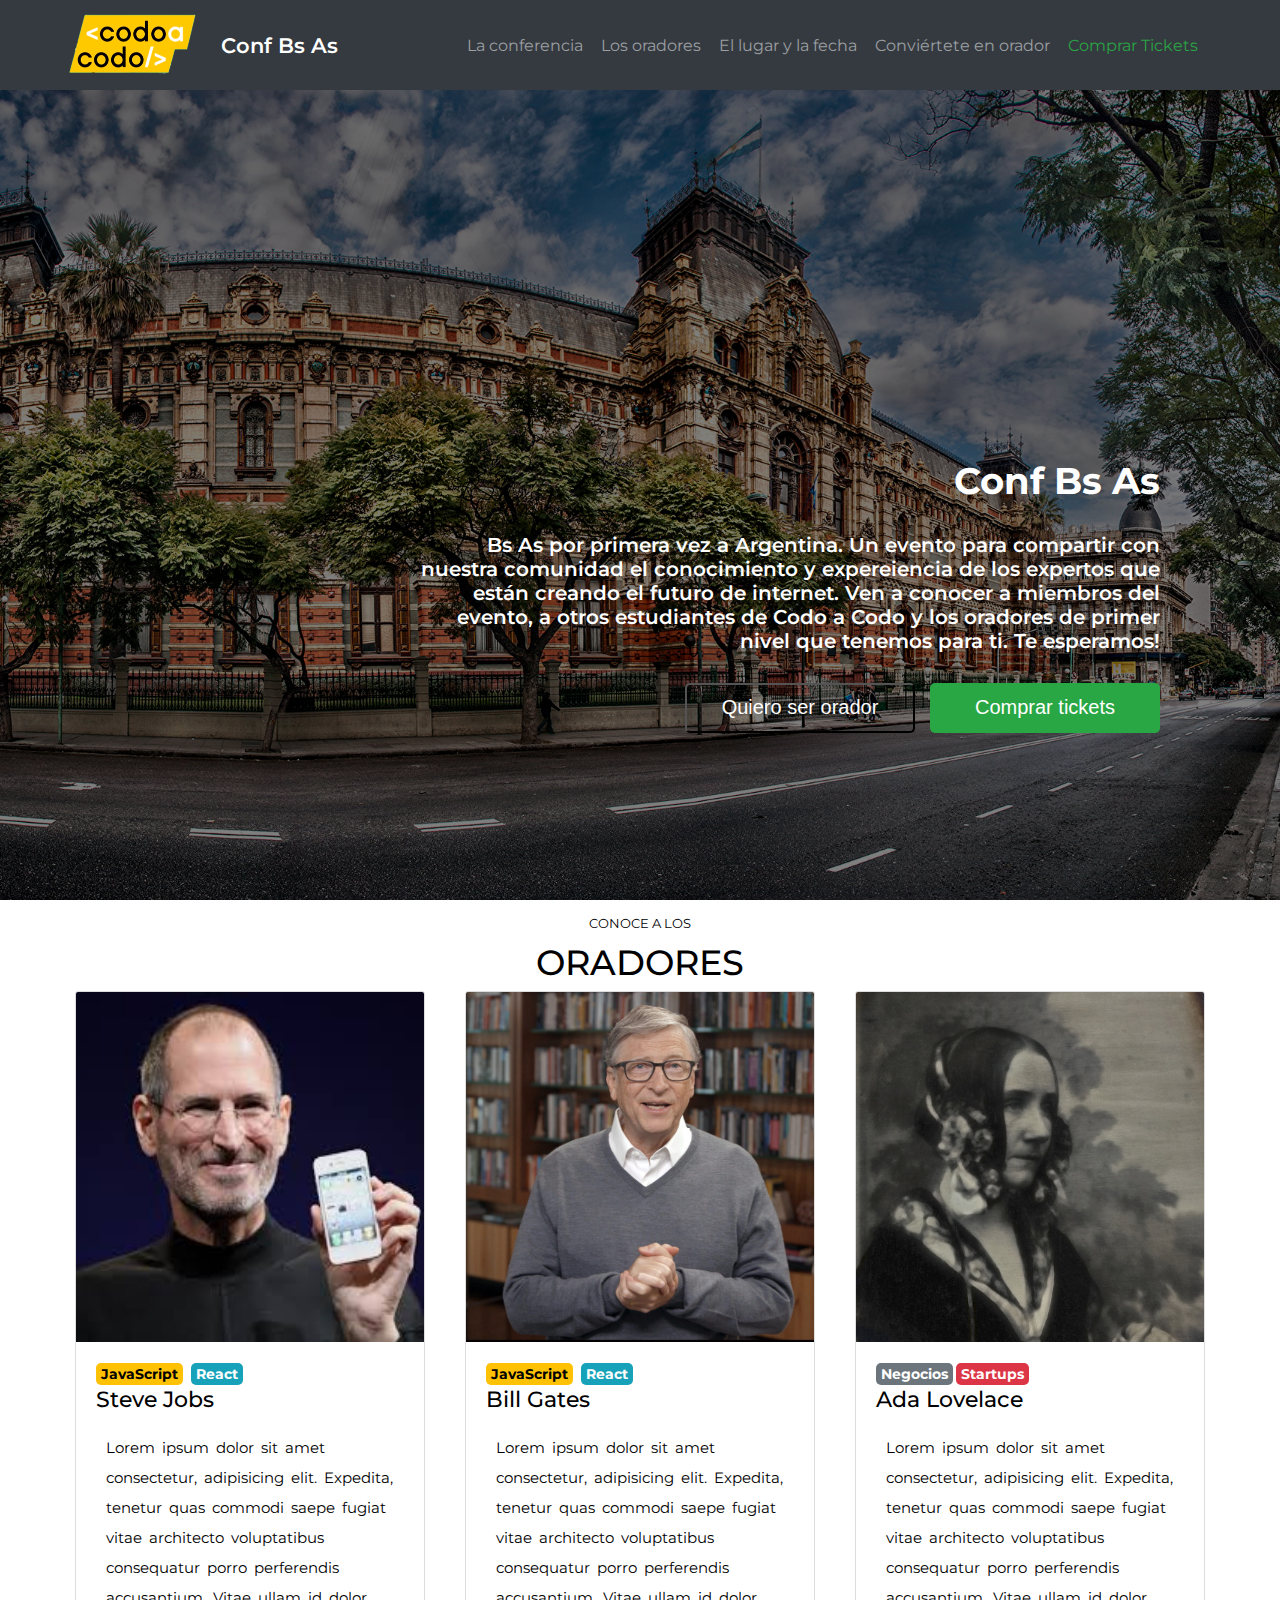
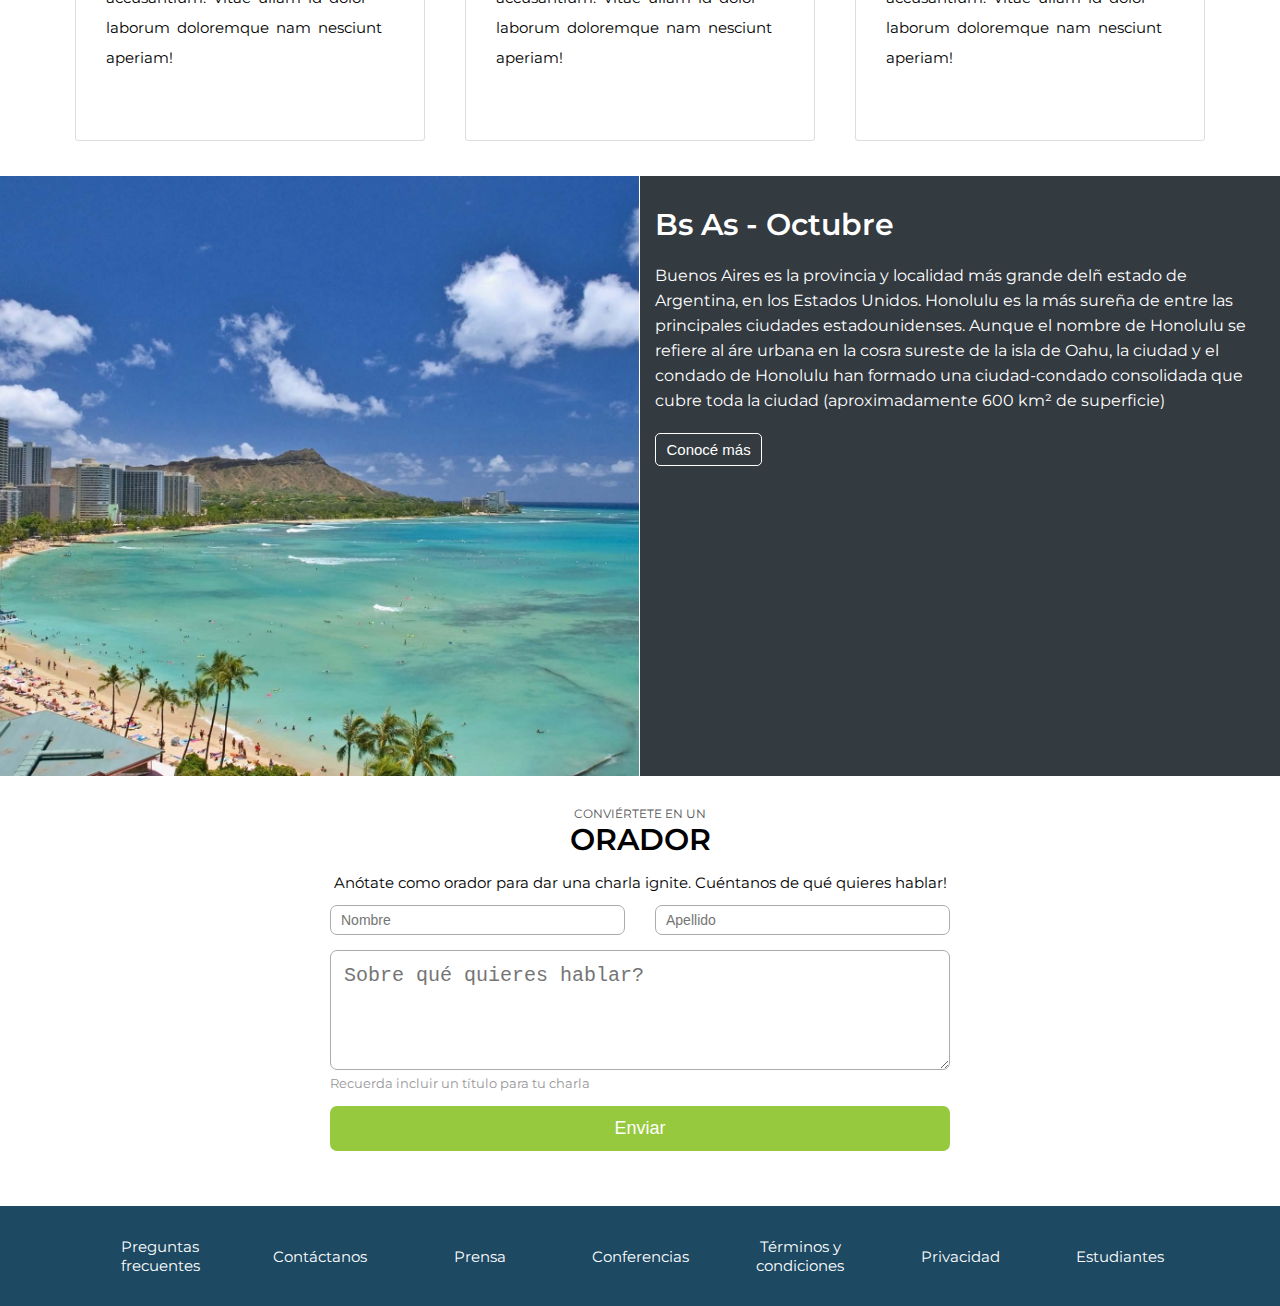
<file: index.html>
<!DOCTYPE html>
<html lang="en">
<head>
    <meta charset="UTF-8">
    <meta name="viewport" content="width=device-width, initial-scale=1.0">
    <link rel="stylesheet" href="./src/style/style.css">
    <link href="https://fonts.googleapis.com/icon?family=Material+Icons"
      rel="stylesheet">
    <title>Document</title>
</head>
<body>
    <header>
        <nav>
            <!-- INICIO DE PRUEBAS -->
            <div class="mobile">
                <button id="hmenu">
                    <span class="material-icons">&#xe5d2;</span>
                </button>
                <ul class="links">
                    <li><a href="#">La conferencia</a></li>
                    <li><a href="#oradores">Los oradores</a></li>
                    <li><a href="#lugar">El lugar y la fecha</a></li>
                    <li><a href="#conviertete">Conviértete en orador</a></li>
                    <li><a href="./pages/tickets.html">Comprar Tickets</a></li>
                </ul>
            </div>
                <!-- fin DE PRUEBAS -->
            <ul class="header-logo">
                <li>
                    <a href="#"><img src="./src/public/image/codoacodo.png" alt="Logo de codo a codo">
                        <span>Conf Bs As</span>
                    </a>
                </li>
            </ul>
            <ul class="header-links">
                <li><a href="#">La conferencia</a></li>
                <li><a href="#oradores">Los oradores</a></li>
                <li><a href="#lugar">El lugar y la fecha</a></li>
                <li><a href="#conviertete">Conviértete en orador</a></li>
                <li><a href="./pages/tickets.html">Comprar Tickets</a></li>
            </ul>
        </nav>
    </header>
    <main>
        <div class="image-container">
            <div>
                <h1>Conf Bs As</h1>
                <p>Bs As por primera vez a Argentina. Un evento para compartir con nuestra comunidad el conocimiento y expereiencia de los expertos que están creando el futuro de internet. Ven a conocer a miembros del evento, a otros estudiantes de Codo a Codo y los oradores de primer nivel que tenemos para ti. Te esperamos!</p>
                <div>
                    <button>Quiero ser orador</button>
                    <button>Comprar tickets</button>
                </div>
            </div>
        </div>
        <section id="oradores">
            <span>CONOCE A LOS</span>
            <H2>ORADORES</H2>
            <div class="oradores-container">
                <article>
                    <img src="./src/public/image/steve.jpg" alt="">
                    <div>
                        <span class="javascript">JavaScript</span>
                        <span class="react">React</span>
                        <h3>Steve Jobs</h3>
                        <p>Lorem ipsum dolor sit amet consectetur, adipisicing elit. Expedita, tenetur quas commodi saepe fugiat vitae architecto voluptatibus consequatur porro perferendis accusantium. Vitae ullam id dolor laborum doloremque nam nesciunt aperiam!</p>
                    </div>
                </article>
                <article>
                    <img src="./src/public/image/bill.jpg" alt="">
                    <div>
                        <span class="javascript">JavaScript</span>
                        <span class="react">React</span>
                        <h3>Bill Gates</h3>
                        <p>Lorem ipsum dolor sit amet consectetur, adipisicing elit. Expedita, tenetur quas commodi saepe fugiat vitae architecto voluptatibus consequatur porro perferendis accusantium. Vitae ullam id dolor laborum doloremque nam nesciunt aperiam!</p>

                    </div>
                </article>
                <article>
                    <img src="./src/public/image/ada.jpeg" alt="">
                    <div>
                        <span class="negocios">Negocios</span>
                        <span class="startsup">Startups</span>
                        <h3>Ada Lovelace</h3>
                        <p>Lorem ipsum dolor sit amet consectetur, adipisicing elit. Expedita, tenetur quas commodi saepe fugiat vitae architecto voluptatibus consequatur porro perferendis accusantium. Vitae ullam id dolor laborum doloremque nam nesciunt aperiam!</p>

                    </div>
                </article>
            </div>
        </section>
        <section id="lugar">
            <div class="image-place-container">
                <img src="./src/public/image/honolulu.jpg" alt="">
            </div>
            <div class="data-container">
                <h3>Bs As - Octubre</h3>
                <p>Buenos Aires es la provincia y localidad más grande delñ estado de Argentina, en los Estados Unidos. Honolulu es la más sureña de entre las principales ciudades estadounidenses. Aunque el nombre de Honolulu se refiere al áre urbana en la cosra sureste de la isla de Oahu, la ciudad y el condado de Honolulu han formado una ciudad-condado consolidada que cubre toda la ciudad (aproximadamente 600 km² de superficie)</p>
                <button>Conocé más</button>
            </div>
        </section>
        <section id="conviertete">
            <p class="conviertete">CONVIÉRTETE EN UN</p>
            <H4>ORADOR</H4>
            <P>Anótate como orador para dar una charla ignite. Cuéntanos de qué quieres hablar!</P>
            <form action="#">
                <div>
                    <input type="text" placeholder="Nombre" required/>
                    <input type="text" placeholder="Apellido" required/>
                </div>
                <textarea type="comment" placeholder="Sobre qué quieres hablar?"></textarea>
                <small>Recuerda incluir un título para tu charla</small>
                <button type="submit">Enviar</button>

            </form>
        </section>
    </main>
    <footer>
        <nav>
            <ul>
                <li><a href="#">Preguntas frecuentes</a></li>
                <li><a href="#"> Contáctanos</a></li>
                <li><a href="#">Prensa</a></li>
                <li><a href="#">Conferencias</a></li>
                <li><a href="#">Términos y condiciones</a></li>
                <li><a href="#">Privacidad</a></li>
                <li><a href="#">Estudiantes</a></li>
            </ul>
        </nav>
    </footer>
    <script src="./src/public/script/menu.js"></script>
</body>
</html>
</file>
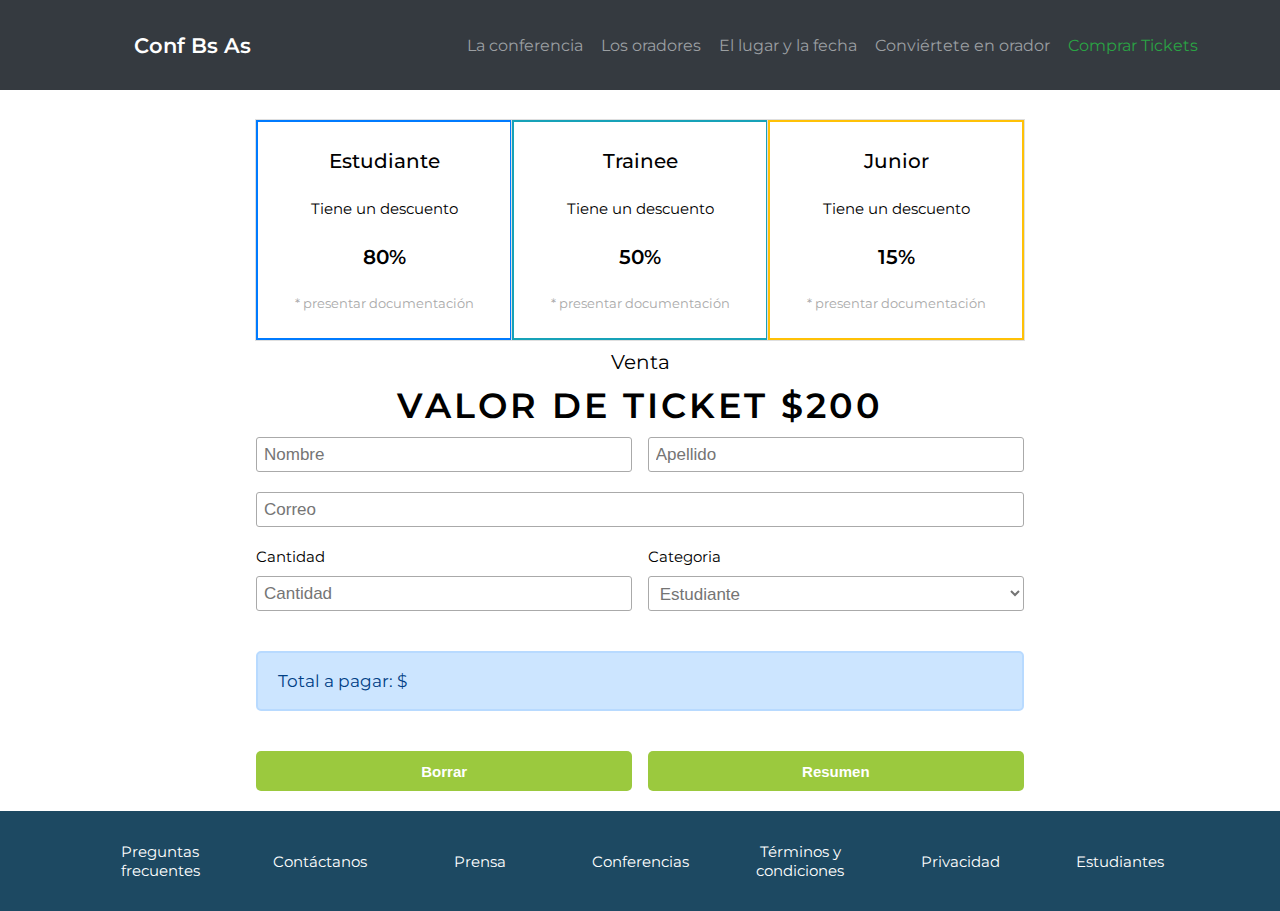
<file: pages/tickets.html>
<!DOCTYPE html>
<html lang="en">
<head>
    <meta charset="UTF-8">
    <meta name="viewport" content="width=device-width, initial-scale=1.0">
    <title>Tickets</title>
    <link rel="stylesheet" href="../src/style/style.css">
    <link href="https://fonts.googleapis.com/icon?family=Material+Icons"
      rel="stylesheet">
</head>
<body>
    <header>
        <nav>
            <!-- INICIO DE PRUEBAS -->
            <div class="mobile">
                <button id="hmenu">
                    <span class="material-icons">&#xe5d2;</span>
                </button>
                <ul class="links">
                    <li><a href="../index.html#">La conferencia</a></li>
                    <li><a href="../index.html#oradores">Los oradores</a></li>
                    <li><a href="../index.html#lugar">El lugar y la fecha</a></li>
                    <li><a href="../index.html#conviertete">Conviértete en orador</a></li>
                    <li><a href="#">Comprar Tickets</a></li>
                </ul>
            </div>
                <!-- fin DE PRUEBAS -->
            <ul class="header-logo">
                <li>
                    <a href="../index.html">
                        <span>Conf Bs As</span>
                    </a>
                </li>
            </ul>
            <ul class="header-links">
                <li><a href="../index.html#">La conferencia</a></li>
                <li><a href="../index.html#oradores">Los oradores</a></li>
                <li><a href="../index.html#lugar">El lugar y la fecha</a></li>
                <li><a href="../index.html#conviertete">Conviértete en orador</a></li>
                <li><a href="#">Comprar Tickets</a></li>
            </ul>
        </nav>
    </header>
    <main class="main-tickets">
        <div class="students-container">
            <div>
                <h5>Estudiante</h5>
                <p>Tiene un descuento</p>
                <h6>80%</h6>
                <small>* presentar documentación</small>
            </div>
            <div>
                <h5>Trainee</h5>
                <p>Tiene un descuento</p>
                <h6>50%</h6>
                <small>* presentar documentación</small>
            </div>
            <div>
                <h5>Junior</h5>
                <p>Tiene un descuento</p>
                <h6>15%</h6>
                <small>* presentar documentación</small>
            </div>
        </div>
        <p>Venta</p>
        <h2>VALOR DE TICKET $200</h2>
        <form  action="#">
            <div class="input-container">
                <input id="name" type="text" required placeholder="Nombre">
                <input id="surname" type="text" required placeholder="Apellido">
            </div>
            <input id="email" type="email" required placeholder="Correo">
            <div class="label-inputs">
                <label for="">Cantidad <br>
                    <input id="cantidad" required="text" placeholder="Cantidad">
                </label>
                <label for="">Categoria <br>
                    <select  required name="" id="selector">
                        <option selected value="0.8">Estudiante</option>
                        <option value="0.5">Trainee</option>
                        <option value="0.15">Juniors</option>
                        <option value="1">Sin descuento</option>
                    </select>
                </label>
            </div>
            <div class="text-container">
                <p>
                    Total a pagar: $ <span id="total"></span>
                </p>
            </div>
            <div class="tickets-button-container">
                <button id="delete" >Borrar</button>
                <button type="submit">Resumen</button>
            </div>
        </form>
    </main>
    <footer>
        <nav>
            <ul>
                <li><a href="#">Preguntas frecuentes</a></li>
                <li><a href="#"> Contáctanos</a></li>
                <li><a href="#">Prensa</a></li>
                <li><a href="#">Conferencias</a></li>
                <li><a href="#">Términos y condiciones</a></li>
                <li><a href="#">Privacidad</a></li>
                <li><a href="#">Estudiantes</a></li>
            </ul>
        </nav>
    </footer>

    <script src="../src/public/script/menu.js"></script>
    <script src="../src/public/script/scripts.js"></script>
</body>
</html>
</file>
<file: src/style/style.css>
@import url('https://fonts.googleapis.com/css2?family=Montserrat:wght@100;200;300;400;500;600;700;800;900&display=swap');
*{
    margin: 0;
    padding: 0;
    box-sizing: border-box;
}

:root{
    --header-bg: rgb(53,58,64);
    --font-color: rgb(42,163,68);
    --button-color: rgb(41,167,68);
    --javascript-bg: rgb(254,193,4);
    --react-bg: rgb(23,162,185);
    --negocios-bg: rgb(108,117,124);
    --startsup-bg: rgb(220,53,70);
    --data-bg: rgb(51,58,64);
    --button-form-bg: rgb(150,201,62);
    --footer-bg: rgb(29,73,98);
    --tickets-border-estudiante: rgb(0,123,255);
    --tickets-border-trainee: rgb(23,162,184);
    --tickets-border-junior: rgb(255,193,7);
    --tickets-border-shadow: rgb(223,223,223);
    --tickets-bg-buttons: rgb(155,201,62);
    --tickets-form-text-bg: rgb(204,229,255);
    --tickets-form-text-border: rgb(184,218,255);
    --tickets-form-text: rgb(0,64,133);
}
html{
    font-size: 10px;
    font-family: 'Montserrat', sans-serif;
    overflow-x: hidden;
    scroll-behavior: smooth;
}

header{
    width: 100vw;
    height: 9rem;
    background-color: var(--header-bg);
}
header > nav {
    height: 100%;
    width: 100%;
    font-size: 1.6rem;
    display: flex;
}
header > nav li {
    list-style: none;
}
header a {
    text-decoration: none;
    color: white;
}
.header-logo{
    display: flex;
    align-items: center;
    justify-content: center;
    width: 30vw;
}
.header-logo img{
    height: 10rem;
}

.header-logo a{
    display: flex;
    align-items: center;
}
.header-logo a span{
    font-weight: 600;
    font-size: 2.1rem;
}
/*COMIENZO DE PRUEBAS*/
.show {
    display: flex !important;
  }
.main-tickets{
    display: flex;
    flex-direction: column;
    align-items: center;
}
.students-container{
    margin-top: 3rem;
    margin-bottom: 1rem;
    display: flex;
    align-items: center;
    justify-content: space-between;
    width: 60%;
}
.students-container > div{
    width: 26.7rem;
    height: 22rem;
    box-shadow:  0 0 0 1px var(--tickets-border-shadow);
    display: flex;
    flex-direction: column;
    align-items: center;
    justify-content: space-evenly; 
}
.students-container > div:nth-child(1){
    border: 2px solid var(--tickets-border-estudiante);
}
.students-container > div:nth-child(2){
    border: 2px solid var(--tickets-border-trainee);
}
.students-container > div:nth-child(3){
    border: 2px solid var(--tickets-border-junior);
}
.students-container > div > h5{
    font-size: 2rem;
    font-weight: 500;
}
.students-container > div > p {
    font-size: 1.5rem;
}
.students-container > div > h6{
    font-size: 2rem;
    font-weight: 600;
}
.students-container > div > small {
    font-size: 1.3rem;
    color: rgb(170, 170, 170);
}
.main-tickets > p {
    font-size: 2rem;
    margin-bottom: 1rem;
}
.main-tickets > h2 {
    font-size: 3.5rem;
    letter-spacing: 0.3rem;
    font-weight: 600;
    margin-bottom: 1rem;
}
.main-tickets > form{
    width: 60%;
}
.input-container{
    display: flex;
    align-items: center;
    justify-content: space-between;
}
.input-container > input{
    width: 49%;

}
.main-tickets > form  input {
    height: 3.5rem;
    border: 1px solid rgb(170, 170, 170);
    border-radius: 0.3rem;
    padding: 0.7rem;
    font-size: 1.7rem;
    margin-bottom: 2rem;
}
.label-inputs{
    display: flex;
    align-items: center;
    justify-content: space-between;
}
.label-inputs > label {
    width: 49%;
    font-size: 1.5rem;
}.label-inputs > label > input{
    margin-top: 1rem;
    width: 100%;
}
.label-inputs > label > select {
    width: 100%;
    height: 3.5rem;
    border: 1px solid rgb(170, 170, 170);
    border-radius: 0.3rem;
    padding: 0.7rem;
    font-size: 1.7rem;
    margin-bottom: 2rem;
    margin-top: 1rem;
    color: rgb(116, 116, 116);
    background-color: white;
}
.main-tickets > form > input {
    width: 100%;
}

.text-container{
    background-color: var(--tickets-form-text-bg);
    height: 6rem;
    width: 100%;
    padding: 2rem;
    display: flex;
    align-items: center;
    border-radius: 0.5rem;
    border: 2px solid var(--tickets-form-text-border);
    margin-top: 2rem;
}
.text-container > p {
    font-size: 1.7rem;
    color: var(--tickets-form-text);
    
}
.tickets-button-container{
    margin-top: 4rem ;
    margin-bottom: 2rem;
    height: 4rem;
    display: flex;
    align-items: center;
    justify-content: space-between;
}
.tickets-button-container > button {
    border: none;
    border-radius: 0.5rem;
    height: 100%;
    width: 49%;
    background-color: var(--tickets-bg-buttons);
    font-size: 1.5rem;
    font-weight: 600;
    color: white;
    cursor: pointer;
}

nav > .mobile{
    display: none;
    background-color: var(--header-bg);
    width: 100%;
    align-items: center;
}
nav > .mobile > button{
    border: none;
    background-color: transparent;
    width: 70px;
    height: 70px;
    border-radius: 6px;
    cursor: pointer;
}
nav > .mobile > button > span{
    transform: rotate(0deg);
  background: white;
  -webkit-background-clip: text;
  background-clip: text;
  -webkit-text-fill-color: transparent;
}
nav > .mobile > .links{
    background-color: var(--header-bg);
    display: none;
    flex-direction: column;
    height: 60vh;
    top: 45px;
    width: 100vw;
    z-index: 100;
    position: absolute;
    font-size: 3rem;
}
nav > .mobile > .links li{
    margin-top: 5rem;
    padding: 3rem;
}
/*FIN DE PRUEBAS*/
.header-links{
    display: flex;
    align-items: center;
    justify-content: center;
    gap: 1.8rem;
    width: 70vw;
}

.header-links a {
    color: rgb(155,159,162)
}
.header-links > li:nth-child(5) a{
    color: var(--font-color);
}
.header-links > li > a:focus{
    color: white
}
.header-links > li > a:hover{
    color: white
}
main{
    width: 100vw;
}
.image-container{
    width: 100vw;
    height: calc(100vh - 9rem);
    background-image: url(../public/image/ba1.jpg);
    background-position: center;
    background-size: cover;
    background-position: center center;
    position: relative;
}
.image-container::before{
    content: "";
    position: absolute;
    top: 0;
    left: 0;
    height: 100%;
    width: 100%;
    background-color: rgba(0, 0, 0, 0.5);
    z-index: 0;
}
.image-container > div{
    height: 35rem;
    width: 75rem;
    position: absolute;
    display: flex;
    flex-direction: column;
    text-align: end;
    bottom: 0;
    right: 0;
    justify-content: center;
    gap: 3rem;
    margin: 0 12rem 13rem 0;
}
.image-container > div >p{
    font-size: 2rem;
    font-weight: 600;
    color: white;
}
.image-container > div >h1{
    font-size: 3.7rem;
    color: white;
}
.image-container > div > div{
    display: flex;
    gap: 1.5rem;
    align-items: center;
    justify-content: end;
}
.image-container > div > div > button{
    height: 5rem;
    width: 23rem;
    font-size: 2rem;
    color: white;
    background-color: transparent;
    border-radius: 0.5rem;
    border: 0.3 solid white;
    cursor: pointer;
}
.image-container > div > div > button:nth-child(2){
    background-color: var(--button-color);
    border: none;
}
#oradores{
    margin-top: 0.5rem;
    display: flex;
    flex-direction: column;
    text-align: center;
    width: 100%;
    
}
#oradores > span{
    padding: 1rem 0;
    font-size: 1.3rem;
}
#oradores > h2{
    font-size: 3.5rem;
    font-weight: 500;
    letter-spacing: 0rem;
}
#oradores > .oradores-container{
    background-color: white;
    display: flex;
    align-items: center;
    justify-content: center;
    gap: 4rem;

}
.oradores-container > article{
    width: 35rem;
    height: 75rem;
    margin-bottom: 3.5rem;
    margin-top: 0.7rem;
    border-radius: 0.3rem;
    overflow: hidden;
    border: solid 1px rgba(189, 187, 187,0.5)
}
.oradores-container > article:nth-child(1){
    margin-left: 3rem;
}
.oradores-container > article:nth-child(3){
    margin-right: 3rem;
}
.oradores-container > article > img{
    width: 100%;
    height: 35rem;
}
.oradores-container > article > div{
    padding: 2rem;
    text-align: left;
}
.oradores-container > article > div > span{
   font-size: 1.4rem;
   font-weight: 700;
   border-radius: 0.5rem;
   padding: 0.2rem 0.5rem;
   
}
.react{
    margin-left: 0.5rem;
    background-color: var(--react-bg);
    color: white;
}
.javascript{
    background-color: var(--javascript-bg);
    color: black;
}
.negocios{
    background-color: var(--negocios-bg);
    color: white;
}
.startsup{
    background-color: var(--startsup-bg);
    color: white;
}
.oradores-container > article > div > h3{
    margin-top: 0.3rem;
    font-size: 2.2rem;
    font-weight: 500;
    margin-bottom: 2rem;
}
.oradores-container > article > div > p{
    line-height: 3rem;
    font-size: 1.5rem;
    margin: 0 1rem;
    word-spacing: 0.3rem;
}
#lugar{
    width: 100%;
    height: 60rem;
    display: flex;
    gap: 0.1rem;
}
.image-place-container{
    width: 50%;
}
.image-place-container > img{
    width: 100%;
    height: 60rem;
    object-fit: cover;
}
.data-container{
    width: 50%;
    background-color: var(--data-bg);
    padding: 3rem 3rem 0 1.5rem;
}

.data-container > h3{
    font-size: 3rem;
    font-weight: 600;
    color: white;
}
.data-container > p{
    margin: 2rem 0;
    font-size: 1.6rem;
    line-height: 2.5rem;
    color: white;
}
.data-container > button{
    padding: 0.7rem 1rem;
    font-size: 1.5rem;
    background-color: transparent;
    border-radius: 0.5rem;
    border: 1px solid white;
    color: white;
}
#conviertete{
    width: 100%;
    height: 40rem;
    display: flex;
    flex-direction: column;
    align-items: center;
    margin-top: 3rem;
}
#conviertete > p{
    font-size: 1.5rem;
}
.conviertete{
    font-size: 1.2rem !important;
    color: rgb(85, 85, 85);
}

#conviertete > h4{
    font-size: 3rem;
    font-weight: 600;
    margin-bottom: 1.5rem;
}

#conviertete > form{
    width: 62rem;
    display: flex;
    flex-direction: column;
    margin-top: 1.3rem;
}
#conviertete > form > div{
    display: flex;
    align-items: center;
    justify-content: center;
    gap: 3rem;
    height: 3rem;
}
#conviertete > form > div input{
    width: 50%;
    height: 100%;
    border-radius: 0.7rem;
    padding-left: 1rem;
    font-size: 1.4rem;
    color: rgb(105, 105, 105);
    border: 1px solid rgb(172, 171, 171);
}
#conviertete > form > textarea{
    margin-top: 1.5rem;
    border-radius: 0.7rem;
    height: 12rem;
    margin-bottom: 0.5rem;
    font-size: 2rem;
    padding: 1.3rem;
    border: 1px solid rgb(172, 171, 171);
    color: rgb(105, 105, 105);
}
#conviertete > form > small{
    font-size: 1.3rem;
    color: rgb(151, 151, 151);
    margin-bottom: 1.5rem ;
}
#conviertete > form > button{
    height: 2.5em;
    font-size: 1.8rem;
    color: white;
    border: none;
    border-radius: 0.7rem;
    background-color: var(--button-form-bg);
    cursor: pointer;
}
footer{
    width: 100%;
    height: 10rem;
    background-color: var(--footer-bg);
}
footer nav{
    height: 100%;
    padding: 0 3rem;
}
footer ul{
    width: 100%;
    height: 100%;
    display: flex;
    justify-content: center;
    gap: 3rem;
    align-items: center;
    background-color: var(--footer-bg);
}
footer li{
    list-style: none;
    cursor: pointer;
    width: 13rem;
    text-align: center;

}
footer a {
    color: white;
    font-size: 1.5rem;
    text-decoration: none;
}
@media (min-width: 901px) and (max-width: 1023px){
    html{
        font-size: 8px;
    }
    .image-container > div{
        gap: 3rem;
        margin: 0 3rem 4rem 0;
    }
    #oradores > .oradores-container{
        gap: 2rem;
    }
}
@media (min-width: 481px) and (max-width: 900px){
    html{
        font-size: 6px;
    }
    nav > .mobile{
        display: flex;
        width: 30%;
    }
    .header-links{
        display: none;
    }
    .image-container > div{
        gap: 3rem;
        margin: 0 3rem 4rem 0;
    }
    #oradores > .oradores-container{
        flex-direction: column;
    }
}
@media (max-width: 480px){
    html{
        font-size: 3px;
    }
    .header-logo{
        display: none
    }
    nav > .mobile{
        display: flex;
    }
    .header-links{
        display: none;
    }
    .image-container > div{
        gap: 3rem;
        margin: 0 3rem 4rem 0;
    }
    #oradores > .oradores-container{
        flex-direction: column;
    }
    .students-container{
        flex-direction: column;
    }
    
}
</file>
